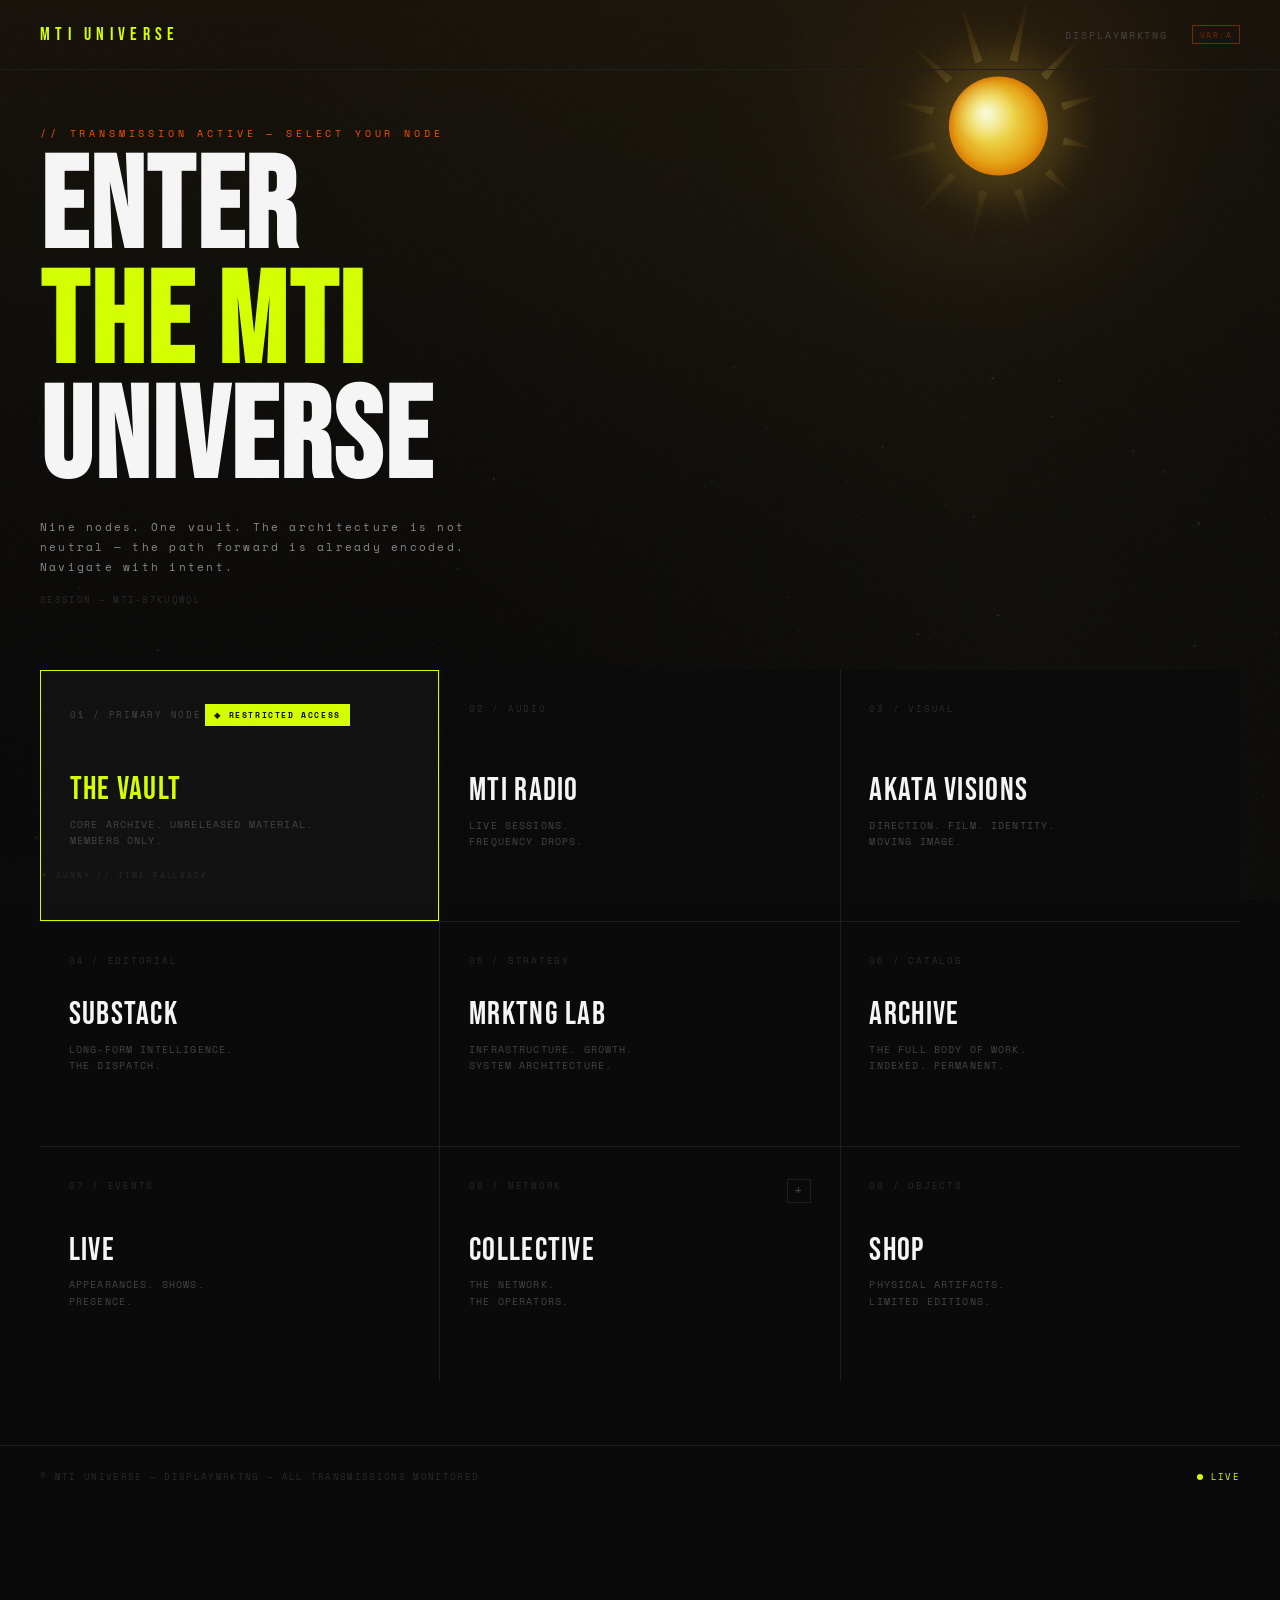
<file: index.html>
<!DOCTYPE html>
<html lang="en" prefix="og: https://ogp.me/ns#">
<head>
<meta charset="UTF-8">
<meta name="viewport" content="width=device-width, initial-scale=1.0">
<title>ENTER THE MTI UNIVERSE | displayMRKTNG</title>
<meta name="description" content="Nine nodes. One vault. Enter the MTI Universe — a living creative ecosystem. The Vault is waiting.">
<link rel="canonical" href="https://ageold.shop">

<!-- ─── OPEN GRAPH (Facebook, WhatsApp, iMessage, Discord, LinkedIn) ── -->
<meta property="og:type"        content="website">
<meta property="og:url"         content="https://ageold.shop">
<meta property="og:site_name"   content="MTI Universe">
<meta property="og:title"       content="ENTER THE MTI UNIVERSE">
<meta property="og:description" content="Nine nodes. One vault. A living creative ecosystem — music, vision, strategy, and the archive. The Vault is waiting.">
<meta property="og:image"       content="https://ageold.shop/og-image.svg">
<meta property="og:image:type"  content="image/svg+xml">
<meta property="og:image:width" content="1200">
<meta property="og:image:height" content="630">
<meta property="og:image:alt"   content="MTI Universe — stars over a dark grid. Enter the ecosystem.">
<meta property="og:locale"      content="en_US">

<!-- ─── TWITTER / X CARD ──────────────────────────────────────────── -->
<meta name="twitter:card"        content="summary_large_image">
<meta name="twitter:site"        content="@BE100RADIOSC">
<meta name="twitter:creator"     content="@BE100RADIOSC">
<meta name="twitter:title"       content="ENTER THE MTI UNIVERSE">
<meta name="twitter:description" content="Nine nodes. One vault. A living creative ecosystem. The Vault is waiting.">
<meta name="twitter:image"       content="https://ageold.shop/og-image.svg">
<meta name="twitter:image:alt"   content="MTI Universe — stars over a dark grid.">

<!-- ─── ADDITIONAL PLATFORM META ──────────────────────────────────── -->
<meta name="theme-color"         content="#000000">
<meta name="msapplication-TileColor" content="#000000">
<meta name="robots"              content="index, follow">
<meta name="author"              content="displayMRKTNG">
<meta name="keywords"            content="MTI Universe, displayMRKTNG, The Vault, MTI Radio, Akata Visions, music, creative ecosystem">

<!-- ─── FAVICON + PWA ICONS ────────────────────────────────────────── -->
<link rel="icon" type="image/png" sizes="32x32" href="icon-32.png">
<link rel="icon" type="image/png" sizes="192x192" href="icon-192.png">
<link rel="apple-touch-icon" sizes="180x180" href="icon-180.png">
<meta name="apple-mobile-web-app-capable" content="yes">
<meta name="apple-mobile-web-app-status-bar-style" content="black-translucent">
<meta name="apple-mobile-web-app-title" content="MTI Universe">
<meta name="application-name" content="MTI Universe">
<meta name="msapplication-TileImage" content="icon-192.png">
<link rel="manifest" href="manifest.json">

<!-- Google Fonts -->
<link rel="preconnect" href="https://fonts.googleapis.com">
<link href="https://fonts.googleapis.com/css2?family=Bebas+Neue&family=Space+Mono:wght@400;700&family=Syne:wght@400;700;800&display=swap" rel="stylesheet">

<style>
  /* ─── TOKENS ──────────────────────────────── */
  :root {
    --void:    #000000;
    --ash:     #0a0a0a;
    --smoke:   #111111;
    --wire:    #1e1e1e;
    --dim:     #2a2a2a;
    --mist:    #444444;
    --ghost:   #888888;
    --chalk:   #cccccc;
    --white:   #f5f5f5;
    --volt:    #d4ff00;   /* primary accent — The Vault */
    --ember:   #ff4d00;   /* secondary accent */
    --ice:     #00d4ff;   /* tertiary */
    --font-display: 'Bebas Neue', sans-serif;
    --font-mono:    'Space Mono', monospace;
    --font-body:    'Syne', sans-serif;
  }

  *, *::before, *::after { box-sizing: border-box; margin: 0; padding: 0; }

  html { scroll-behavior: smooth; }

  body {
    background: var(--void);
    color: var(--white);
    font-family: var(--font-body);
    min-height: 100vh;
    overflow-x: hidden;
    cursor: crosshair;
  }

  /* ─── NOISE OVERLAY ───────────────────────── */
  body::before {
    content: '';
    position: fixed; inset: 0;
    background-image: url("data:image/svg+xml,%3Csvg viewBox='0 0 256 256' xmlns='http://www.w3.org/2000/svg'%3E%3Cfilter id='n'%3E%3CfeTurbulence type='fractalNoise' baseFrequency='0.9' numOctaves='4' stitchTiles='stitch'/%3E%3C/filter%3E%3Crect width='100%25' height='100%25' filter='url(%23n)' opacity='0.04'/%3E%3C/svg%3E");
    pointer-events: none;
    z-index: 9999;
    opacity: 0.4;
  }

  /* ─── HEADER ──────────────────────────────── */
  header {
    display: flex;
    align-items: center;
    justify-content: space-between;
    padding: 1.5rem 2.5rem;
    border-bottom: 1px solid var(--wire);
    position: relative;
    z-index: 10;
  }

  .wordmark {
    font-family: var(--font-display);
    font-size: 1.1rem;
    letter-spacing: 0.3em;
    color: var(--volt);
    text-decoration: none;
    cursor: crosshair;
  }

  .header-tag {
    font-family: var(--font-mono);
    font-size: 0.6rem;
    letter-spacing: 0.2em;
    color: var(--mist);
    text-transform: uppercase;
  }

  /* ─── HERO ────────────────────────────────── */
  .hero {
    padding: 3.5rem 2.5rem 2rem;
    position: relative;
    overflow: hidden;
  }

  .hero-kicker {
    font-family: var(--font-mono);
    font-size: 0.6rem;
    letter-spacing: 0.4em;
    color: var(--ember);
    text-transform: uppercase;
    margin-bottom: 0.75rem;
    animation: fadeUp 0.6s ease both;
  }

  .hero-title {
    font-family: var(--font-display);
    font-size: clamp(3.5rem, 10vw, 8rem);
    line-height: 0.9;
    letter-spacing: 0.02em;
    color: var(--white);
    text-transform: uppercase;
    animation: fadeUp 0.6s 0.1s ease both;
  }

  .hero-title span {
    color: var(--volt);
    display: block;
  }

  .hero-sub {
    font-family: var(--font-mono);
    font-size: 0.7rem;
    letter-spacing: 0.2em;
    color: var(--ghost);
    margin-top: 1.2rem;
    max-width: 480px;
    line-height: 1.8;
    animation: fadeUp 0.6s 0.2s ease both;
  }

  /* ─── SESSION ID TICKER ───────────────────── */
  .session-ticker {
    font-family: var(--font-mono);
    font-size: 0.55rem;
    color: var(--dim);
    letter-spacing: 0.15em;
    margin-top: 1rem;
    animation: fadeUp 0.6s 0.3s ease both;
  }

  /* ─── GRID ────────────────────────────────── */
  .grid-section {
    padding: 2rem 2.5rem 4rem;
  }

  /* VARIANT A — default */
  .grid-a {
    display: grid;
    grid-template-columns: repeat(3, 1fr);
    grid-template-rows: auto;
    gap: 1px;
    background: var(--wire);
  }

  /* VARIANT B — vault-forward funnel */
  .grid-b {
    display: grid;
    grid-template-columns: 2fr 1fr 1fr;
    grid-template-rows: auto auto;
    gap: 1px;
    background: var(--wire);
  }

  /* ─── CARD ────────────────────────────────── */
  .card {
    background: var(--ash);
    padding: 2rem 1.8rem;
    cursor: crosshair;
    position: relative;
    overflow: hidden;
    transition: background 0.2s ease;
    text-decoration: none;
    display: flex;
    flex-direction: column;
    justify-content: space-between;
    min-height: 200px;
    animation: fadeIn 0.5s ease both;
  }

  .card:nth-child(1) { animation-delay: 0.05s; }
  .card:nth-child(2) { animation-delay: 0.10s; }
  .card:nth-child(3) { animation-delay: 0.15s; }
  .card:nth-child(4) { animation-delay: 0.20s; }
  .card:nth-child(5) { animation-delay: 0.25s; }
  .card:nth-child(6) { animation-delay: 0.30s; }
  .card:nth-child(7) { animation-delay: 0.35s; }
  .card:nth-child(8) { animation-delay: 0.40s; }
  .card:nth-child(9) { animation-delay: 0.45s; }

  .card::after {
    content: '';
    position: absolute;
    bottom: 0; left: 0; right: 0;
    height: 1px;
    background: transparent;
    transition: background 0.2s ease;
  }

  .card:hover {
    background: var(--smoke);
  }

  .card:hover::after {
    background: var(--volt);
  }

  /* THE VAULT — hero card */
  .card.vault {
    background: var(--smoke);
    border: 1px solid var(--volt);
  }

  .card.vault:hover {
    background: #0f0f00;
  }

  .card.vault .card-label {
    color: var(--volt);
  }

  /* Variant B: vault spans full height of col 1 */
  .grid-b .card.vault {
    grid-row: 1 / 3;
    min-height: 420px;
    justify-content: flex-end;
  }

  .card-index {
    font-family: var(--font-mono);
    font-size: 0.55rem;
    color: var(--dim);
    letter-spacing: 0.2em;
    margin-bottom: auto;
  }

  .card.vault .card-index {
    color: var(--mist);
  }

  .card-label {
    font-family: var(--font-display);
    font-size: clamp(1.4rem, 2.5vw, 2.2rem);
    line-height: 1;
    letter-spacing: 0.04em;
    color: var(--white);
    text-transform: uppercase;
    margin-top: 2rem;
    transition: color 0.2s;
  }

  .card:hover .card-label {
    color: var(--volt);
  }

  .card.vault:hover .card-label {
    color: var(--volt);
  }

  .card-desc {
    font-family: var(--font-mono);
    font-size: 0.6rem;
    color: var(--mist);
    letter-spacing: 0.12em;
    line-height: 1.7;
    margin-top: 0.6rem;
    text-transform: uppercase;
  }

  .card-arrow {
    font-size: 0.9rem;
    margin-top: 1.2rem;
    opacity: 0;
    transform: translateX(-6px);
    transition: opacity 0.2s ease, transform 0.2s ease;
    color: var(--volt);
    font-family: var(--font-mono);
  }

  .card:hover .card-arrow {
    opacity: 1;
    transform: translateX(0);
  }

  /* Vault CTA badge */
  .vault-badge {
    display: inline-block;
    background: var(--volt);
    color: var(--void);
    font-family: var(--font-mono);
    font-size: 0.5rem;
    letter-spacing: 0.2em;
    padding: 0.3rem 0.6rem;
    text-transform: uppercase;
    margin-bottom: 1rem;
    font-weight: 700;
  }

  /* Click pulse */
  .card.clicked::before {
    content: '';
    position: absolute; inset: 0;
    background: var(--volt);
    opacity: 0.04;
    animation: pulse 0.4s ease;
    pointer-events: none;
  }

  /* ─── FOOTER ──────────────────────────────── */
  footer {
    border-top: 1px solid var(--wire);
    padding: 1.5rem 2.5rem;
    display: flex;
    justify-content: space-between;
    align-items: center;
  }

  .footer-copy {
    font-family: var(--font-mono);
    font-size: 0.55rem;
    color: var(--dim);
    letter-spacing: 0.15em;
  }

  .footer-status {
    font-family: var(--font-mono);
    font-size: 0.55rem;
    color: var(--volt);
    letter-spacing: 0.15em;
    display: flex;
    align-items: center;
    gap: 0.5rem;
  }

  .status-dot {
    width: 6px; height: 6px;
    background: var(--volt);
    border-radius: 50%;
    animation: blink 2s infinite;
  }

  /* ─── LEAD CAPTURE MODAL ──────────────────── */
  .modal-overlay {
    position: fixed; inset: 0;
    background: rgba(0,0,0,0.88);
    z-index: 1000;
    display: flex;
    align-items: center;
    justify-content: center;
    opacity: 0;
    pointer-events: none;
    transition: opacity 0.35s ease;
    backdrop-filter: blur(4px);
  }

  .modal-overlay.active {
    opacity: 1;
    pointer-events: all;
  }

  .modal {
    background: var(--ash);
    border: 1px solid var(--wire);
    border-top: 2px solid var(--volt);
    width: min(520px, 92vw);
    padding: 3rem 2.5rem 2.5rem;
    position: relative;
    transform: translateY(20px);
    transition: transform 0.35s ease;
  }

  .modal-overlay.active .modal {
    transform: translateY(0);
  }

  .modal-close {
    position: absolute;
    top: 1rem; right: 1.2rem;
    background: none;
    border: none;
    color: var(--mist);
    font-family: var(--font-mono);
    font-size: 0.7rem;
    cursor: crosshair;
    letter-spacing: 0.2em;
    transition: color 0.2s;
    padding: 0.25rem 0.5rem;
  }

  .modal-close:hover { color: var(--white); }

  .modal-eyebrow {
    font-family: var(--font-mono);
    font-size: 0.55rem;
    letter-spacing: 0.35em;
    color: var(--volt);
    text-transform: uppercase;
    margin-bottom: 1rem;
  }

  .modal-title {
    font-family: var(--font-display);
    font-size: clamp(2rem, 6vw, 3.2rem);
    line-height: 0.95;
    letter-spacing: 0.03em;
    text-transform: uppercase;
    color: var(--white);
    margin-bottom: 0.8rem;
  }

  .modal-title span { color: var(--volt); }

  .modal-body {
    font-family: var(--font-mono);
    font-size: 0.65rem;
    color: var(--ghost);
    line-height: 1.9;
    letter-spacing: 0.08em;
    margin-bottom: 2rem;
    max-width: 380px;
  }

  .modal-form {
    display: flex;
    flex-direction: column;
    gap: 0.75rem;
  }

  .modal-input {
    background: var(--void);
    border: 1px solid var(--wire);
    color: var(--white);
    font-family: var(--font-mono);
    font-size: 0.7rem;
    letter-spacing: 0.12em;
    padding: 0.9rem 1rem;
    outline: none;
    width: 100%;
    transition: border-color 0.2s;
  }

  .modal-input::placeholder { color: var(--dim); }

  .modal-input:focus {
    border-color: var(--volt);
  }

  .modal-submit {
    background: var(--volt);
    color: var(--void);
    border: none;
    font-family: var(--font-display);
    font-size: 1.1rem;
    letter-spacing: 0.15em;
    padding: 0.9rem 1.5rem;
    cursor: crosshair;
    text-transform: uppercase;
    transition: background 0.2s, transform 0.1s;
    margin-top: 0.25rem;
  }

  .modal-submit:hover { background: #e8ff33; }
  .modal-submit:active { transform: scale(0.98); }

  .modal-disclaimer {
    font-family: var(--font-mono);
    font-size: 0.5rem;
    color: var(--dim);
    letter-spacing: 0.1em;
    text-align: center;
    margin-top: 1rem;
    line-height: 1.8;
  }

  /* Success state */
  .modal-success {
    display: none;
    text-align: center;
    padding: 1rem 0;
  }

  .modal-success.show { display: block; }
  .modal-form.hide { display: none; }

  .success-code {
    font-family: var(--font-display);
    font-size: 3rem;
    color: var(--volt);
    letter-spacing: 0.2em;
    margin: 1rem 0;
  }

  .success-label {
    font-family: var(--font-mono);
    font-size: 0.6rem;
    color: var(--ghost);
    letter-spacing: 0.2em;
    line-height: 2;
  }

  /* ─── A/B BADGE ───────────────────────────── */
  .variant-badge {
    font-family: var(--font-mono);
    font-size: 0.5rem;
    color: var(--ember);
    letter-spacing: 0.2em;
    border: 1px solid var(--ember);
    padding: 0.15rem 0.4rem;
    opacity: 0.4;
  }

  /* ─── ANIMATIONS ──────────────────────────── */
  @keyframes fadeUp {
    from { opacity: 0; transform: translateY(12px); }
    to   { opacity: 1; transform: translateY(0); }
  }

  @keyframes fadeIn {
    from { opacity: 0; }
    to   { opacity: 1; }
  }

  @keyframes pulse {
    from { opacity: 0.08; }
    to   { opacity: 0; }
  }

  @keyframes blink {
    0%, 100% { opacity: 1; }
    50%       { opacity: 0.2; }
  }

  /* ─── RESPONSIVE ──────────────────────────── */
  @media (max-width: 768px) {
    header { padding: 1rem 1.2rem; }
    .hero  { padding: 2.5rem 1.2rem 1.5rem; }
    .grid-section { padding: 1.5rem 1.2rem 3rem; }

    .grid-a,
    .grid-b {
      grid-template-columns: 1fr 1fr;
      grid-template-rows: auto;
    }

    .grid-b .card.vault {
      grid-column: 1 / 3;
      grid-row: auto;
      min-height: 240px;
    }

    footer { padding: 1rem 1.2rem; }
  }

  @media (max-width: 480px) {
    .grid-a,
    .grid-b {
      grid-template-columns: 1fr;
    }

    .grid-b .card.vault {
      grid-column: 1;
    }

    .modal { padding: 2.5rem 1.5rem 2rem; }
  }

  /* ─── GEMINI NAVIGATOR ────────────────────── */
  .nav-overlay {
    position: fixed; inset: 0;
    background: rgba(0,0,0,0.92);
    z-index: 1100;
    display: flex;
    align-items: center;
    justify-content: center;
    opacity: 0;
    pointer-events: none;
    transition: opacity 0.35s ease;
    backdrop-filter: blur(6px);
  }

  .nav-overlay.active {
    opacity: 1;
    pointer-events: all;
  }

  .nav-panel {
    width: min(580px, 94vw);
    background: var(--ash);
    border: 1px solid var(--wire);
    border-top: 2px solid var(--ice);
    position: relative;
    display: flex;
    flex-direction: column;
    max-height: 80vh;
    transform: translateY(16px);
    transition: transform 0.35s ease;
  }

  .nav-overlay.active .nav-panel {
    transform: translateY(0);
  }

  .nav-header {
    padding: 1.5rem 2rem 1.2rem;
    border-bottom: 1px solid var(--wire);
    display: flex;
    align-items: flex-start;
    justify-content: space-between;
    gap: 1rem;
    flex-shrink: 0;
  }

  .nav-header-text {}

  .nav-eyebrow {
    font-family: var(--font-mono);
    font-size: 0.5rem;
    letter-spacing: 0.35em;
    color: var(--ice);
    text-transform: uppercase;
    margin-bottom: 0.4rem;
  }

  .nav-title {
    font-family: var(--font-display);
    font-size: 1.6rem;
    letter-spacing: 0.06em;
    color: var(--white);
    line-height: 1;
    text-transform: uppercase;
  }

  .nav-close {
    background: none;
    border: none;
    color: var(--mist);
    font-family: var(--font-mono);
    font-size: 0.65rem;
    cursor: crosshair;
    letter-spacing: 0.2em;
    padding: 0.2rem 0.4rem;
    flex-shrink: 0;
    transition: color 0.2s;
  }

  .nav-close:hover { color: var(--white); }

  .nav-messages {
    flex: 1;
    overflow-y: auto;
    padding: 1.5rem 2rem;
    display: flex;
    flex-direction: column;
    gap: 1.2rem;
    scroll-behavior: smooth;
  }

  .nav-messages::-webkit-scrollbar { width: 2px; }
  .nav-messages::-webkit-scrollbar-track { background: transparent; }
  .nav-messages::-webkit-scrollbar-thumb { background: var(--wire); }

  .msg {
    display: flex;
    flex-direction: column;
    gap: 0.3rem;
    animation: fadeUp 0.3s ease both;
  }

  .msg-label {
    font-family: var(--font-mono);
    font-size: 0.48rem;
    letter-spacing: 0.25em;
    text-transform: uppercase;
  }

  .msg.system .msg-label { color: var(--ice); }
  .msg.user   .msg-label { color: var(--volt); align-self: flex-end; }

  .msg-bubble {
    font-family: var(--font-mono);
    font-size: 0.68rem;
    line-height: 1.85;
    letter-spacing: 0.06em;
    padding: 0.85rem 1rem;
    max-width: 88%;
  }

  .msg.system .msg-bubble {
    background: var(--smoke);
    border-left: 2px solid var(--ice);
    color: var(--chalk);
  }

  .msg.user .msg-bubble {
    background: #0f0f02;
    border-right: 2px solid var(--volt);
    color: var(--white);
    align-self: flex-end;
    text-align: right;
  }

  /* Node recommendation chip */
  .node-chip {
    display: inline-flex;
    align-items: center;
    gap: 0.4rem;
    background: var(--void);
    border: 1px solid var(--volt);
    color: var(--volt);
    font-family: var(--font-display);
    font-size: 0.85rem;
    letter-spacing: 0.12em;
    padding: 0.4rem 0.8rem;
    cursor: crosshair;
    margin-top: 0.6rem;
    transition: background 0.2s, color 0.2s;
    text-decoration: none;
  }

  .node-chip:hover {
    background: var(--volt);
    color: var(--void);
  }

  /* Typing indicator */
  .typing-indicator {
    display: flex;
    align-items: center;
    gap: 4px;
    padding: 0.7rem 1rem;
    background: var(--smoke);
    border-left: 2px solid var(--ice);
    width: fit-content;
  }

  .typing-dot {
    width: 4px; height: 4px;
    background: var(--ice);
    border-radius: 50%;
    animation: typingBounce 1.2s infinite ease-in-out;
  }

  .typing-dot:nth-child(2) { animation-delay: 0.2s; }
  .typing-dot:nth-child(3) { animation-delay: 0.4s; }

  @keyframes typingBounce {
    0%, 60%, 100% { transform: translateY(0); opacity: 0.4; }
    30%            { transform: translateY(-5px); opacity: 1; }
  }

  .nav-input-row {
    padding: 1rem 2rem 1.5rem;
    border-top: 1px solid var(--wire);
    display: flex;
    gap: 0.6rem;
    flex-shrink: 0;
  }

  .nav-input {
    flex: 1;
    background: var(--void);
    border: 1px solid var(--wire);
    color: var(--white);
    font-family: var(--font-mono);
    font-size: 0.68rem;
    letter-spacing: 0.1em;
    padding: 0.7rem 0.9rem;
    outline: none;
    transition: border-color 0.2s;
  }

  .nav-input::placeholder { color: var(--dim); }
  .nav-input:focus { border-color: var(--ice); }

  .nav-send {
    background: var(--ice);
    color: var(--void);
    border: none;
    font-family: var(--font-display);
    font-size: 0.9rem;
    letter-spacing: 0.15em;
    padding: 0.7rem 1.2rem;
    cursor: crosshair;
    flex-shrink: 0;
    transition: background 0.2s, opacity 0.2s;
  }

  .nav-send:hover { background: #33ddff; }
  .nav-send:disabled { opacity: 0.35; cursor: not-allowed; }

  /* ─── WEATHER CANVAS ──────────────────────── */
  #weatherCanvas {
    position: fixed;
    inset: 0;
    width: 100%;
    height: 100%;
    pointer-events: none;
    z-index: 0;
    opacity: 0;
    transition: opacity 2s ease;
  }

  #weatherCanvas.visible { opacity: 1; }

  /* Weather state label — subtle, bottom left */
  #weatherLabel {
    position: fixed;
    bottom: 1.2rem;
    left: 2.5rem;
    font-family: var(--font-mono);
    font-size: 0.48rem;
    letter-spacing: 0.25em;
    color: var(--dim);
    text-transform: uppercase;
    z-index: 10;
    pointer-events: none;
    transition: opacity 1s ease;
  }

  /* Ensure all content sits above canvas */
  header, section, footer,
  .modal-overlay, .nav-overlay { position: relative; z-index: 1; }
  /* ─── COLLECTIVE EXPAND ───────────────────── */
  .collective-card {
    background: var(--ash);
    padding: 2rem 1.8rem;
    cursor: crosshair;
    position: relative;
    overflow: hidden;
    display: flex;
    flex-direction: column;
    min-height: 200px;
    transition: background 0.2s ease, min-height 0.5s cubic-bezier(0.16,1,0.3,1);
    animation: fadeIn 0.5s 0.40s ease both;
  }

  .collective-card:hover { background: var(--smoke); }

  .collective-card::after {
    content: '';
    position: absolute;
    bottom: 0; left: 0; right: 0;
    height: 1px;
    background: transparent;
    transition: background 0.2s ease;
  }

  .collective-card.expanded::after { background: var(--volt); }

  .collective-header {
    display: flex;
    align-items: center;
    justify-content: space-between;
    margin-bottom: auto;
  }

  .collective-toggle {
    width: 24px; height: 24px;
    border: 1px solid var(--wire);
    display: flex;
    align-items: center;
    justify-content: center;
    cursor: crosshair;
    transition: border-color 0.2s, background 0.2s;
    flex-shrink: 0;
  }

  .collective-card.expanded .collective-toggle {
    border-color: var(--volt);
    background: var(--volt);
  }

  .toggle-icon {
    font-family: var(--font-mono);
    font-size: 0.85rem;
    color: var(--mist);
    line-height: 1;
    transition: color 0.2s, transform 0.3s ease;
    display: block;
  }

  .collective-card.expanded .toggle-icon {
    color: var(--void);
    transform: rotate(45deg);
  }

  .collective-summary {
    transition: opacity 0.2s ease;
  }

  .collective-card.expanded .collective-summary .card-arrow {
    opacity: 0;
  }

  .collective-card:hover .card-label { color: var(--volt); }

  /* Brand sub-grid */
  .collective-brands {
    max-height: 0;
    overflow: hidden;
    transition: max-height 0.55s cubic-bezier(0.16,1,0.3,1),
                opacity 0.3s ease;
    opacity: 0;
  }

  .collective-card.expanded .collective-brands {
    max-height: 600px;
    opacity: 1;
  }

  .brands-rule {
    height: 1px;
    background: var(--wire);
    margin: 1.4rem 0 1rem;
  }

  .brands-label {
    font-family: var(--font-mono);
    font-size: 0.5rem;
    letter-spacing: 0.3em;
    color: var(--mist);
    text-transform: uppercase;
    margin-bottom: 0.9rem;
  }

  .brands-grid {
    display: grid;
    grid-template-columns: 1fr 1fr;
    gap: 1px;
    background: var(--wire);
    margin-bottom: 0.5rem;
  }

  .brand-tile {
    background: var(--void);
    padding: 0.9rem 0.85rem;
    text-decoration: none;
    display: flex;
    flex-direction: column;
    gap: 0.25rem;
    position: relative;
    transition: background 0.18s ease;
    cursor: crosshair;
  }

  .brand-tile:hover { background: #0a0a00; }

  .brand-tile:hover .brand-name { color: var(--volt); }

  .brand-platform {
    font-family: var(--font-mono);
    font-size: 0.45rem;
    letter-spacing: 0.25em;
    color: var(--volt);
    opacity: 0.7;
    margin-bottom: 0.1rem;
  }

  /* Platform colour coding */
  .brand-tile[data-brand="COC_PODCAST"]    .brand-platform { color: #ff0000; opacity: 0.8; } /* YT red */
  .brand-tile[data-brand="TSE"]            .brand-platform { color: #ff0000; opacity: 0.8; }
  .brand-tile[data-brand="TRAK_TEAM"]      .brand-platform { color: #1877f2; opacity: 0.8; } /* FB blue */
  .brand-tile[data-brand="MARLANDA_DEKINE"].brand-platform { color: #ff6719; opacity: 0.8; } /* Substack orange */
  .brand-tile[data-brand="STATE_OF_MYND"]  .brand-platform { color: #c13584; opacity: 0.8; } /* IG purple */

  .brand-name {
    font-family: var(--font-display);
    font-size: 0.95rem;
    letter-spacing: 0.06em;
    color: var(--white);
    text-transform: uppercase;
    line-height: 1.1;
    transition: color 0.18s;
  }

  .brand-desc {
    font-family: var(--font-mono);
    font-size: 0.48rem;
    letter-spacing: 0.1em;
    color: var(--dim);
    line-height: 1.6;
    text-transform: uppercase;
  }

  .brand-arrow {
    font-family: var(--font-mono);
    font-size: 0.7rem;
    color: var(--volt);
    opacity: 0;
    margin-top: 0.3rem;
    transition: opacity 0.18s ease;
  }

  .brand-tile:hover .brand-arrow { opacity: 1; }

  /* 5th tile spans full width */
  .brands-grid .brand-tile:last-child:nth-child(odd) {
    grid-column: 1 / -1;
  }

  @media (max-width: 480px) {
    .brands-grid { grid-template-columns: 1fr; }
    .brands-grid .brand-tile:last-child:nth-child(odd) { grid-column: 1; }
  }

  /* ─── SUBSTACK NEW POST ALERT ─────────────── */
  .substack-alert {
    position: fixed;
    bottom: 1.8rem;
    right: 1.8rem;
    width: min(340px, 92vw);
    background: var(--ash);
    border: 1px solid var(--wire);
    border-left: 3px solid var(--ember);
    z-index: 800;
    transform: translateX(calc(100% + 2rem));
    transition: transform 0.45s cubic-bezier(0.16, 1, 0.3, 1);
    pointer-events: none;
    opacity: 0;
  }

  .substack-alert.show {
    transform: translateX(0);
    pointer-events: all;
    opacity: 1;
  }

  .substack-alert-inner {
    padding: 1.1rem 1.2rem 1rem;
    display: flex;
    flex-direction: column;
    gap: 0.5rem;
  }

  .substack-alert-top {
    display: flex;
    align-items: center;
    justify-content: space-between;
  }

  .substack-alert-eyebrow {
    font-family: var(--font-mono);
    font-size: 0.48rem;
    letter-spacing: 0.3em;
    color: var(--ember);
    text-transform: uppercase;
  }

  .substack-alert-close {
    background: none;
    border: none;
    color: var(--dim);
    font-family: var(--font-mono);
    font-size: 0.55rem;
    cursor: crosshair;
    padding: 0;
    line-height: 1;
    transition: color 0.2s;
  }

  .substack-alert-close:hover { color: var(--white); }

  .substack-alert-title {
    font-family: var(--font-display);
    font-size: 1.15rem;
    letter-spacing: 0.04em;
    color: var(--white);
    text-transform: uppercase;
    line-height: 1.15;
  }

  .substack-alert-meta {
    font-family: var(--font-mono);
    font-size: 0.55rem;
    color: var(--ghost);
    letter-spacing: 0.12em;
  }

  .substack-alert-cta {
    display: inline-block;
    margin-top: 0.4rem;
    background: var(--ember);
    color: var(--void);
    font-family: var(--font-display);
    font-size: 0.8rem;
    letter-spacing: 0.15em;
    padding: 0.4rem 0.9rem;
    text-decoration: none;
    cursor: crosshair;
    transition: background 0.2s;
    align-self: flex-start;
  }

  .substack-alert-cta:hover { background: #ff6622; }

  /* Live pulse dot */
  .substack-alert-dot {
    display: inline-block;
    width: 5px; height: 5px;
    background: var(--ember);
    border-radius: 50%;
    margin-right: 0.4rem;
    animation: blink 1.5s infinite;
    vertical-align: middle;
  }
</style>
</head>
<body>

<!-- ─── WEATHER CANVAS ──────────────────────────────── -->
<canvas id="weatherCanvas"></canvas>
<div id="weatherLabel"></div>

<!-- ─── HEADER ─────────────────────────────────────── -->
<header>
  <a href="/" class="wordmark">MTI UNIVERSE</a>
  <div style="display:flex; align-items:center; gap:1.5rem;">
    <span class="header-tag">displayMRKTNG</span>
    <span class="variant-badge" id="variantBadge"></span>
  </div>
</header>

<!-- ─── HERO ───────────────────────────────────────── -->
<section class="hero">
  <p class="hero-kicker">// TRANSMISSION ACTIVE — SELECT YOUR NODE</p>
  <h1 class="hero-title">ENTER<span>THE MTI</span>UNIVERSE</h1>
  <p class="hero-sub">Nine nodes. One vault. The architecture is not neutral — the path forward is already encoded. Navigate with intent.</p>
  <p class="session-ticker" id="sessionTicker">SESSION — —</p>
</section>

<!-- ─── GRID ───────────────────────────────────────── -->
<section class="grid-section">
  <div class="grid-a" id="mainGrid">

    <!-- CARD 01 — THE VAULT (hero, always first) -->
    <a href="https://mtiradio.substack.com/s/the-vault" class="card vault" data-node="THE_VAULT" data-url="https://mtiradio.substack.com/s/the-vault" target="_blank" rel="noopener noreferrer">
      <div>
        <span class="card-index">01 / PRIMARY NODE</span>
        <div class="vault-badge">◈ RESTRICTED ACCESS</div>
      </div>
      <div>
        <div class="card-label">THE VAULT</div>
        <div class="card-desc">Core archive. Unreleased material.<br>Members only.</div>
        <div class="card-arrow">→ ENTER</div>
      </div>
    </a>

    <!-- CARD 02 -->
    <a href="#" class="card" data-node="MTI_RADIO" data-url="#">
      <span class="card-index">02 / AUDIO</span>
      <div>
        <div class="card-label">MTI RADIO</div>
        <div class="card-desc">Live sessions.<br>Frequency drops.</div>
        <div class="card-arrow">→ TUNE IN</div>
      </div>
    </a>

    <!-- CARD 03 -->
    <a href="#" class="card" data-node="AKATA_VISIONS" data-url="#">
      <span class="card-index">03 / VISUAL</span>
      <div>
        <div class="card-label">AKATA VISIONS</div>
        <div class="card-desc">Direction. Film. Identity.<br>Moving image.</div>
        <div class="card-arrow">→ VIEW</div>
      </div>
    </a>

    <!-- CARD 04 -->
    <a href="#" class="card" data-node="SUBSTACK" data-url="#">
      <span class="card-index">04 / EDITORIAL</span>
      <div>
        <div class="card-label">SUBSTACK</div>
        <div class="card-desc">Long-form intelligence.<br>The dispatch.</div>
        <div class="card-arrow">→ READ</div>
      </div>
    </a>

    <!-- CARD 05 -->
    <a href="#" class="card" data-node="MRKTNG_LAB" data-url="#">
      <span class="card-index">05 / STRATEGY</span>
      <div>
        <div class="card-label">MRKTNG LAB</div>
        <div class="card-desc">Infrastructure. Growth.<br>System architecture.</div>
        <div class="card-arrow">→ BUILD</div>
      </div>
    </a>

    <!-- CARD 06 -->
    <a href="#" class="card" data-node="ARCHIVE" data-url="#">
      <span class="card-index">06 / CATALOG</span>
      <div>
        <div class="card-label">ARCHIVE</div>
        <div class="card-desc">The full body of work.<br>Indexed. Permanent.</div>
        <div class="card-arrow">→ EXPLORE</div>
      </div>
    </a>

    <!-- CARD 07 -->
    <a href="#" class="card" data-node="LIVE" data-url="#">
      <span class="card-index">07 / EVENTS</span>
      <div>
        <div class="card-label">LIVE</div>
        <div class="card-desc">Appearances. Shows.<br>Presence.</div>
        <div class="card-arrow">→ UPCOMING</div>
      </div>
    </a>

    <!-- CARD 08 — COLLECTIVE (expandable) -->
    <div class="card collective-card" data-node="COLLECTIVE" id="collectiveCard">
      <div class="collective-header">
        <span class="card-index">08 / NETWORK</span>
        <div class="collective-toggle" id="collectiveToggle" aria-label="Expand collective">
          <span class="toggle-icon">+</span>
        </div>
      </div>
      <div class="collective-summary">
        <div class="card-label">COLLECTIVE</div>
        <div class="card-desc">The network.<br>The operators.</div>
        <div class="card-arrow">→ EXPAND</div>
      </div>

      <!-- Brand sub-grid — hidden until expanded -->
      <div class="collective-brands" id="collectiveBrands">
        <div class="brands-rule"></div>
        <p class="brands-label">// NETWORK BRANDS</p>
        <div class="brands-grid">

          <a href="https://www.youtube.com/@COCPodcast614"
             class="brand-tile" data-brand="COC_PODCAST"
             target="_blank" rel="noopener noreferrer">
            <div class="brand-platform">YT</div>
            <div class="brand-name">COC PODCAST</div>
            <div class="brand-desc">Culture. Opinion. Conversation.</div>
            <div class="brand-arrow">↗</div>
          </a>

          <a href="https://www.youtube.com/@tsetopshelfentertainment2648"
             class="brand-tile" data-brand="TSE"
             target="_blank" rel="noopener noreferrer">
            <div class="brand-platform">YT</div>
            <div class="brand-name">TSE</div>
            <div class="brand-desc">Top Shelf Entertainment.</div>
            <div class="brand-arrow">↗</div>
          </a>

          <a href="https://www.facebook.com/profile.php?id=61576360502116"
             class="brand-tile" data-brand="TRAK_TEAM"
             target="_blank" rel="noopener noreferrer">
            <div class="brand-platform">FB</div>
            <div class="brand-name">TRAK TEAM DJs</div>
            <div class="brand-desc">The selectors. The sound.</div>
            <div class="brand-arrow">↗</div>
          </a>

          <a href="https://substack.com/@dekinesoul?utm_source=global-search"
             class="brand-tile" data-brand="MARLANDA_DEKINE"
             target="_blank" rel="noopener noreferrer">
            <div class="brand-platform">SS</div>
            <div class="brand-name">MARLANDA DEKINE</div>
            <div class="brand-desc">Words. Soul. Dispatch.</div>
            <div class="brand-arrow">↗</div>
          </a>

          <a href="https://www.instagram.com/tqstateofmynd/"
             class="brand-tile" data-brand="STATE_OF_MYND"
             target="_blank" rel="noopener noreferrer">
            <div class="brand-platform">IG</div>
            <div class="brand-name">STATE OF MYND</div>
            <div class="brand-desc">Frequency. Vision. Identity.</div>
            <div class="brand-arrow">↗</div>
          </a>

        </div>
      </div>
    </div>

    <!-- CARD 09 -->
    <a href="#" class="card" data-node="SHOP" data-url="#">
      <span class="card-index">09 / OBJECTS</span>
      <div>
        <div class="card-label">SHOP</div>
        <div class="card-desc">Physical artifacts.<br>Limited editions.</div>
        <div class="card-arrow">→ ACQUIRE</div>
      </div>
    </a>

  </div><!-- /#mainGrid -->
</section>

<!-- ─── FOOTER ─────────────────────────────────────── -->
<footer>
  <span class="footer-copy">© MTI UNIVERSE — DISPLAYMRKTNG — ALL TRANSMISSIONS MONITORED</span>
  <span class="footer-status">
    <span class="status-dot"></span>
    LIVE
  </span>
</footer>

<!-- ─── LEAD CAPTURE MODAL ─────────────────────────── -->
<div class="modal-overlay" id="modalOverlay">
  <div class="modal" role="dialog" aria-modal="true" aria-labelledby="modalTitle">
    <button class="modal-close" id="modalClose" aria-label="Close">✕ CLOSE</button>

    <p class="modal-eyebrow">// RESTRICTED CHANNEL OPEN</p>
    <h2 class="modal-title" id="modalTitle">UNLOCK<span><br>THE VAULT</span></h2>
    <p class="modal-body">
      First access. Unreleased audio. The full archive.<br>
      One email. Zero noise. Drop in — get the code before this closes.
    </p>

    <div class="modal-form" id="modalForm">
      <input
        type="email"
        class="modal-input"
        id="emailInput"
        placeholder="YOUR EMAIL ADDRESS"
        autocomplete="email"
        required
      />
      <input
        type="tel"
        class="modal-input"
        id="smsInput"
        placeholder="SMS (OPTIONAL — EARLY DROPS)"
        autocomplete="tel"
      />
      <button class="modal-submit" id="modalSubmit">SEND ME THE CODE</button>
      <p class="modal-disclaimer">
        No spam. No noise. Unsubscribe any time.<br>
        Your data stays inside the MTI ecosystem.
      </p>
    </div>

    <div class="modal-success" id="modalSuccess">
      <p class="success-label">YOUR VAULT ACCESS CODE</p>
      <div class="success-code" id="accessCode">——</div>
      <p class="success-label">
        CHECK YOUR EMAIL FOR FULL INSTRUCTIONS.<br>
        THE VAULT OPENS WHEN YOU ARRIVE WITH THE CODE.
      </p>
    </div>
  </div>
</div>

<!-- ─── GEMINI NAVIGATOR ────────────────────────────── -->
<div class="nav-overlay" id="navOverlay">
  <div class="nav-panel" role="dialog" aria-modal="true" aria-label="MTI Navigator">

    <div class="nav-header">
      <div class="nav-header-text">
        <p class="nav-eyebrow">// AI NAVIGATOR — ONLINE</p>
        <h2 class="nav-title">MTI SIGNAL</h2>
      </div>
      <button class="nav-close" id="navClose">✕ CLOSE</button>
    </div>

    <div class="nav-messages" id="navMessages">
      <!-- messages injected by JS -->
    </div>

    <div class="nav-input-row">
      <input
        type="text"
        class="nav-input"
        id="navInput"
        placeholder="WHAT ARE YOU LOOKING FOR..."
        autocomplete="off"
        maxlength="200"
      />
      <button class="nav-send" id="navSend">→ SEND</button>
    </div>

  </div>
</div>

<!-- ─── SUBSTACK NEW POST ALERT ─────────────────────── -->
<div class="substack-alert" id="substackAlert" role="alert" aria-live="polite">
  <div class="substack-alert-inner">
    <div class="substack-alert-top">
      <span class="substack-alert-eyebrow">
        <span class="substack-alert-dot"></span>NEW TRANSMISSION
      </span>
      <button class="substack-alert-close" id="substackAlertClose">✕</button>
    </div>
    <div class="substack-alert-title" id="substackAlertTitle">—</div>
    <div class="substack-alert-meta" id="substackAlertMeta">MTI RADIO — SUBSTACK</div>
    <a href="https://mtiradio.substack.com" class="substack-alert-cta" id="substackAlertLink" target="_blank" rel="noopener noreferrer">→ READ NOW</a>
  </div>
</div>

<script>
(function() {

  /* ── ENVIRONMENTAL SENSORY SHIFT ────────────────── */
  (function initTimeState() {
    const hour = new Date().getHours();
    const root = document.documentElement;

    if (hour >= 5 && hour < 12) {
      root.style.setProperty('--void', '#080a0f'); // Morning: Deep cool ambient
    } else if (hour >= 12 && hour < 18) {
      root.style.setProperty('--void', '#0a0a0a'); // Day: Standard ash
    } else if (hour >= 18 && hour < 22) {
      root.style.setProperty('--void', '#120804'); // Evening: Subtle ember tint
    } else {
      root.style.setProperty('--void', '#000000'); // Night: Absolute void
    }
  })();

  /* ── WEATHER BACKGROUND ENGINE ───────────────────── */
  (function initWeather() {
    const canvas  = document.getElementById('weatherCanvas');
    const label   = document.getElementById('weatherLabel');
    const ctx     = canvas.getContext('2d');

    // ── CONFIG — paste your OpenWeatherMap key here when ready ──
    const OWM_KEY = 'YOUR_OWM_KEY'; // get free at openweathermap.org/api

    let W = 0, H = 0;
    let particles = [];
    let animFrame = null;
    let currentState = null;

    function resize() {
      W = canvas.width  = window.innerWidth;
      H = canvas.height = window.innerHeight;
    }
    resize();
    window.addEventListener('resize', () => { resize(); buildParticles(currentState); });

    /* ── WEATHER STATES ─────────────────────────────── */
    const STATES = {
      CLEAR_DAY: {
        label: '☀ SUNNY',
        bg: 'transparent',
        build(n) {
          // Heat shimmer / light dust particles rising from bottom
          for (let i = 0; i < n; i++) particles.push({
            x: Math.random() * W,
            y: H * 0.4 + Math.random() * H * 0.6,
            r: Math.random() * 1.2 + 0.2,
            vx: (Math.random() - 0.5) * 0.3,
            vy: -(Math.random() * 0.5 + 0.1),
            alpha: Math.random() * 0.12 + 0.02,
            wobble: Math.random() * Math.PI * 2,
            wobbleSpeed: Math.random() * 0.02 + 0.008
          });
        },
        draw() {
          const t = Date.now() / 1000;

          // ── Sky gradient wash ──
          const skyWash = ctx.createLinearGradient(0, 0, 0, H);
          skyWash.addColorStop(0,   'rgba(255,160,20,0.055)');
          skyWash.addColorStop(0.3, 'rgba(255,200,60,0.03)');
          skyWash.addColorStop(1,   'rgba(0,0,0,0)');
          ctx.fillStyle = skyWash;
          ctx.fillRect(0, 0, W, H);

          // ── Sun position — upper right, feels natural ──
          const sx = W * 0.78;
          const sy = H * 0.14;
          const sr = Math.min(W, H) * 0.055; // sun radius scales with screen

          // ── Outer corona / atmosphere ──
          const corona = ctx.createRadialGradient(sx, sy, sr * 0.8, sx, sy, sr * 5.5);
          corona.addColorStop(0,   'rgba(255,200,60,0.10)');
          corona.addColorStop(0.3, 'rgba(255,160,20,0.05)');
          corona.addColorStop(0.6, 'rgba(255,120,0,0.02)');
          corona.addColorStop(1,   'rgba(0,0,0,0)');
          ctx.fillStyle = corona;
          ctx.beginPath();
          ctx.arc(sx, sy, sr * 5.5, 0, Math.PI * 2);
          ctx.fill();

          // ── Mid glow ring ──
          const midGlow = ctx.createRadialGradient(sx, sy, sr * 0.5, sx, sy, sr * 2.2);
          midGlow.addColorStop(0,   'rgba(255,220,80,0.18)');
          midGlow.addColorStop(0.5, 'rgba(255,180,40,0.08)');
          midGlow.addColorStop(1,   'rgba(0,0,0,0)');
          ctx.fillStyle = midGlow;
          ctx.beginPath();
          ctx.arc(sx, sy, sr * 2.2, 0, Math.PI * 2);
          ctx.fill();

          // ── Animated rays ──
          const rayCount = 12;
          const rayRotation = t * 0.03; // very slow rotation
          ctx.save();
          ctx.translate(sx, sy);
          ctx.rotate(rayRotation);
          for (let i = 0; i < rayCount; i++) {
            const angle = (i / rayCount) * Math.PI * 2;
            const innerR = sr * 1.35;
            const outerR = sr * (2.4 + 0.4 * Math.sin(t * 1.2 + i * 0.8)); // breathing
            const rayW   = sr * 0.08;
            const pulse  = 0.55 + 0.25 * Math.sin(t * 0.9 + i * 0.5);

            ctx.save();
            ctx.rotate(angle);
            const rayGrad = ctx.createLinearGradient(0, innerR, 0, outerR);
            rayGrad.addColorStop(0,   `rgba(255,220,80,${0.22 * pulse})`);
            rayGrad.addColorStop(0.5, `rgba(255,180,40,${0.10 * pulse})`);
            rayGrad.addColorStop(1,   'rgba(255,140,0,0)');
            ctx.fillStyle = rayGrad;
            ctx.beginPath();
            ctx.moveTo(-rayW, innerR);
            ctx.lineTo(0, outerR);
            ctx.lineTo(rayW, innerR);
            ctx.closePath();
            ctx.fill();
            ctx.restore();
          }
          ctx.restore();

          // ── Sun disc ──
          const discGrad = ctx.createRadialGradient(
            sx - sr * 0.25, sy - sr * 0.25, sr * 0.05,
            sx, sy, sr
          );
          discGrad.addColorStop(0,   'rgba(255,255,200,0.95)');
          discGrad.addColorStop(0.4, 'rgba(255,230,80,0.90)');
          discGrad.addColorStop(0.8, 'rgba(255,180,20,0.85)');
          discGrad.addColorStop(1,   'rgba(255,140,0,0.80)');
          ctx.fillStyle = discGrad;
          ctx.beginPath();
          ctx.arc(sx, sy, sr, 0, Math.PI * 2);
          ctx.fill();

          // ── Sun inner highlight (limb brightening) ──
          const highlight = ctx.createRadialGradient(
            sx - sr * 0.3, sy - sr * 0.3, 0,
            sx - sr * 0.3, sy - sr * 0.3, sr * 0.65
          );
          highlight.addColorStop(0,   'rgba(255,255,240,0.45)');
          highlight.addColorStop(1,   'rgba(255,255,240,0)');
          ctx.fillStyle = highlight;
          ctx.beginPath();
          ctx.arc(sx, sy, sr, 0, Math.PI * 2);
          ctx.fill();

          // ── Heat shimmer particles ──
          particles.forEach(p => {
            const wobble = Math.sin(t * p.wobbleSpeed * 60 + p.wobble) * 0.5;
            ctx.beginPath();
            ctx.arc(p.x + wobble, p.y, p.r, 0, Math.PI * 2);
            ctx.fillStyle = `rgba(255,200,80,${p.alpha})`;
            ctx.fill();
            p.x += p.vx;
            p.y += p.vy;
            if (p.y < H * 0.2) {
              p.y = H * 0.9 + Math.random() * H * 0.1;
              p.x = Math.random() * W;
              p.alpha = Math.random() * 0.12 + 0.02;
            }
          });

          // ── Lens flare streak ──
          const flareAlpha = 0.04 + 0.02 * Math.sin(t * 0.4);
          const flare = ctx.createLinearGradient(sx - W * 0.5, sy + H * 0.3, sx + W * 0.3, sy - H * 0.1);
          flare.addColorStop(0,   'rgba(255,220,80,0)');
          flare.addColorStop(0.5, `rgba(255,220,80,${flareAlpha})`);
          flare.addColorStop(1,   'rgba(255,220,80,0)');
          ctx.fillStyle = flare;
          ctx.fillRect(0, 0, W, H);
        }
      },

      CLEAR_NIGHT: {
        label: '★ CLEAR NIGHT',
        bg: 'transparent',
        build(n) {
          // Stars — varied sizes and twinkle speeds
          for (let i = 0; i < n; i++) particles.push({
            x: Math.random() * W, y: Math.random() * H * 0.85,
            r: Math.random() * 1.2 + 0.2,
            baseAlpha: Math.random() * 0.6 + 0.2,
            alpha: 0,
            twinkleSpeed: Math.random() * 0.015 + 0.003,
            twinkleOffset: Math.random() * Math.PI * 2,
            color: Math.random() > 0.85 ? 'rgba(180,220,255,' : 'rgba(255,255,255,'
          });
        },
        draw() {
          const t = Date.now() / 1000;
          particles.forEach(p => {
            p.alpha = p.baseAlpha * (0.5 + 0.5 * Math.sin(t * p.twinkleSpeed * 60 + p.twinkleOffset));
            ctx.beginPath();
            ctx.arc(p.x, p.y, p.r, 0, Math.PI * 2);
            ctx.fillStyle = p.color + p.alpha + ')';
            ctx.fill();
          });
          // Occasional shooting star
          if (Math.random() < 0.0008) spawnShootingStar();
          drawShootingStars();
        }
      },

      CLOUDY: {
        label: '◌ OVERCAST',
        bg: 'transparent',
        build(n) {
          for (let i = 0; i < n; i++) particles.push({
            x: Math.random() * W * 1.4 - W * 0.2,
            y: Math.random() * H * 0.6,
            w: Math.random() * 280 + 120,
            h: Math.random() * 60 + 30,
            vx: Math.random() * 0.12 + 0.03,
            alpha: Math.random() * 0.07 + 0.02
          });
        },
        draw() {
          particles.forEach(p => {
            const g = ctx.createRadialGradient(p.x, p.y, 0, p.x, p.y, p.w / 1.5);
            g.addColorStop(0, `rgba(140,160,180,${p.alpha})`);
            g.addColorStop(1, 'rgba(100,120,140,0)');
            ctx.fillStyle = g;
            ctx.beginPath();
            ctx.ellipse(p.x, p.y, p.w, p.h, 0, 0, Math.PI * 2);
            ctx.fill();
            p.x += p.vx;
            if (p.x - p.w > W) p.x = -p.w;
          });
          // Cool blue-grey wash
          const wash = ctx.createLinearGradient(0, 0, 0, H);
          wash.addColorStop(0, 'rgba(80,100,130,0.06)');
          wash.addColorStop(1, 'rgba(0,0,0,0)');
          ctx.fillStyle = wash;
          ctx.fillRect(0, 0, W, H);
        }
      },

      RAIN: {
        label: '// RAIN',
        bg: 'transparent',
        build(n) {
          for (let i = 0; i < n; i++) particles.push({
            x: Math.random() * W,
            y: Math.random() * H,
            len: Math.random() * 14 + 8,
            speed: Math.random() * 4 + 6,
            alpha: Math.random() * 0.18 + 0.06
          });
        },
        draw() {
          ctx.strokeStyle = 'rgba(140,180,220,0)'; // reset
          particles.forEach(p => {
            ctx.beginPath();
            ctx.moveTo(p.x, p.y);
            ctx.lineTo(p.x - 1, p.y + p.len);
            ctx.strokeStyle = `rgba(140,180,220,${p.alpha})`;
            ctx.lineWidth = 0.6;
            ctx.stroke();
            p.y += p.speed;
            if (p.y > H) { p.y = -p.len; p.x = Math.random() * W; }
          });
          // Dark blue wash
          const wash = ctx.createLinearGradient(0, 0, 0, H);
          wash.addColorStop(0, 'rgba(20,40,80,0.08)');
          wash.addColorStop(1, 'rgba(0,0,0,0)');
          ctx.fillStyle = wash;
          ctx.fillRect(0, 0, W, H);
        }
      },

      STORM: {
        label: '⚡ STORM',
        bg: 'transparent',
        build(n) {
          for (let i = 0; i < n; i++) particles.push({
            x: Math.random() * W,
            y: Math.random() * H,
            len: Math.random() * 20 + 12,
            speed: Math.random() * 8 + 10,
            alpha: Math.random() * 0.22 + 0.08
          });
        },
        draw() {
          particles.forEach(p => {
            ctx.beginPath();
            ctx.moveTo(p.x, p.y);
            ctx.lineTo(p.x - 2, p.y + p.len);
            ctx.strokeStyle = `rgba(100,140,200,${p.alpha})`;
            ctx.lineWidth = 0.8;
            ctx.stroke();
            p.y += p.speed;
            if (p.y > H) { p.y = -p.len; p.x = Math.random() * W; }
          });
          // Lightning flash
          if (Math.random() < 0.003) {
            ctx.fillStyle = 'rgba(200,220,255,0.04)';
            ctx.fillRect(0, 0, W, H);
          }
          const wash = ctx.createLinearGradient(0, 0, 0, H);
          wash.addColorStop(0, 'rgba(10,15,40,0.12)');
          wash.addColorStop(1, 'rgba(0,0,0,0)');
          ctx.fillStyle = wash;
          ctx.fillRect(0, 0, W, H);
        }
      },

      FOG: {
        label: '◫ FOG',
        bg: 'transparent',
        build(n) {
          for (let i = 0; i < n; i++) particles.push({
            x: Math.random() * W,
            y: Math.random() * H,
            w: Math.random() * 400 + 200,
            h: Math.random() * 100 + 60,
            vx: (Math.random() - 0.5) * 0.08,
            vy: (Math.random() - 0.5) * 0.04,
            alpha: Math.random() * 0.06 + 0.015,
            pulse: Math.random() * Math.PI * 2,
            pulseSpeed: Math.random() * 0.005 + 0.002
          });
        },
        draw() {
          const t = Date.now() / 1000;
          particles.forEach(p => {
            const a = p.alpha * (0.7 + 0.3 * Math.sin(t * p.pulseSpeed * 60 + p.pulse));
            const g = ctx.createRadialGradient(p.x, p.y, 0, p.x, p.y, p.w / 1.2);
            g.addColorStop(0, `rgba(160,165,170,${a})`);
            g.addColorStop(1, 'rgba(120,125,130,0)');
            ctx.fillStyle = g;
            ctx.beginPath();
            ctx.ellipse(p.x, p.y, p.w, p.h, 0, 0, Math.PI * 2);
            ctx.fill();
            p.x += p.vx; p.y += p.vy;
            if (p.x < -p.w) p.x = W + p.w;
            if (p.x > W + p.w) p.x = -p.w;
            if (p.y < -p.h) p.y = H + p.h;
            if (p.y > H + p.h) p.y = -p.h;
          });
        }
      },

      SNOW: {
        label: '* SNOW',
        bg: 'transparent',
        build(n) {
          for (let i = 0; i < n; i++) particles.push({
            x: Math.random() * W,
            y: Math.random() * H,
            r: Math.random() * 2 + 0.5,
            vx: (Math.random() - 0.5) * 0.4,
            vy: Math.random() * 0.8 + 0.3,
            alpha: Math.random() * 0.5 + 0.2,
            drift: Math.random() * Math.PI * 2,
            driftSpeed: Math.random() * 0.01 + 0.005
          });
        },
        draw() {
          const t = Date.now() / 1000;
          particles.forEach(p => {
            const drift = Math.sin(t * p.driftSpeed * 60 + p.drift) * 0.4;
            ctx.beginPath();
            ctx.arc(p.x, p.y, p.r, 0, Math.PI * 2);
            ctx.fillStyle = `rgba(220,230,255,${p.alpha})`;
            ctx.fill();
            p.x += p.vx + drift;
            p.y += p.vy;
            if (p.y > H + 5) { p.y = -5; p.x = Math.random() * W; }
          });
          // Cool blue tint
          const wash = ctx.createLinearGradient(0, 0, 0, H);
          wash.addColorStop(0, 'rgba(60,80,140,0.05)');
          wash.addColorStop(1, 'rgba(0,0,0,0)');
          ctx.fillStyle = wash;
          ctx.fillRect(0, 0, W, H);
        }
      }
    };

    /* ── SHOOTING STARS (night only) ──────────────── */
    let shootingStars = [];
    function spawnShootingStar() {
      shootingStars.push({
        x: Math.random() * W * 0.7 + W * 0.1,
        y: Math.random() * H * 0.3,
        len: Math.random() * 120 + 60,
        speed: Math.random() * 6 + 8,
        angle: Math.PI / 4 + (Math.random() - 0.5) * 0.3,
        alpha: 0.8,
        fade: 0.025
      });
    }
    function drawShootingStars() {
      shootingStars = shootingStars.filter(s => s.alpha > 0);
      shootingStars.forEach(s => {
        ctx.save();
        ctx.translate(s.x, s.y);
        ctx.rotate(s.angle);
        const g = ctx.createLinearGradient(-s.len, 0, 0, 0);
        g.addColorStop(0, 'rgba(255,255,255,0)');
        g.addColorStop(1, `rgba(255,255,255,${s.alpha})`);
        ctx.strokeStyle = g;
        ctx.lineWidth = 1;
        ctx.beginPath();
        ctx.moveTo(-s.len, 0);
        ctx.lineTo(0, 0);
        ctx.stroke();
        ctx.restore();
        s.x += Math.cos(s.angle) * s.speed;
        s.y += Math.sin(s.angle) * s.speed;
        s.alpha -= s.fade;
      });
    }

    /* ── PARTICLE COUNT BY SCREEN ─────────────────── */
    function particleCount(state) {
      const base = W < 768 ? 60 : 140;
      const counts = {
        CLEAR_DAY: base, CLEAR_NIGHT: Math.floor(base * 2.5),
        CLOUDY: Math.floor(base * 0.4), RAIN: Math.floor(base * 1.8),
        STORM: Math.floor(base * 2.2), FOG: Math.floor(base * 0.3),
        SNOW: Math.floor(base * 1.2)
      };
      return counts[state] || base;
    }

    function buildParticles(state) {
      particles = [];
      if (state && STATES[state]) {
        STATES[state].build(particleCount(state));
      }
    }

    /* ── ANIMATION LOOP ───────────────────────────── */
    function loop() {
      ctx.clearRect(0, 0, W, H);
      if (currentState && STATES[currentState]) {
        STATES[currentState].draw();
      }
      animFrame = requestAnimationFrame(loop);
    }

    /* ── APPLY STATE ──────────────────────────────── */
    function applyState(stateKey, source) {
      currentState = stateKey;
      buildParticles(stateKey);
      label.textContent = (STATES[stateKey]?.label || '') + (source ? '  ' + source : '');
      canvas.classList.add('visible');
      fireEvent('WEATHER_STATE', { state: stateKey, source });
    }

    /* ── TIME-OF-DAY FALLBACK ─────────────────────── */
    function timeBasedState() {
      const h = new Date().getHours();
      if (h >= 5  && h < 8)  return 'CLEAR_DAY';
      if (h >= 8  && h < 18) return 'CLEAR_DAY';
      if (h >= 18 && h < 21) return 'CLOUDY';
      return 'CLEAR_NIGHT';
    }

    /* ── MAP OWM CODE → STATE ─────────────────────── */
    function owmToState(code, isDay) {
      if (code >= 200 && code < 300) return 'STORM';
      if (code >= 300 && code < 600) return 'RAIN';
      if (code >= 600 && code < 700) return 'SNOW';
      if (code >= 700 && code < 800) return 'FOG';
      if (code === 800) return isDay ? 'CLEAR_DAY' : 'CLEAR_NIGHT';
      if (code > 800)  return 'CLOUDY';
      return isDay ? 'CLEAR_DAY' : 'CLEAR_NIGHT';
    }

    /* ── FETCH LIVE WEATHER ───────────────────────── */
    function fetchWeather(lat, lon) {
      if (!OWM_KEY || OWM_KEY === 'YOUR_OWM_KEY') {
        applyState(timeBasedState(), '// TIME FALLBACK');
        return;
      }
      const url = `https://api.openweathermap.org/data/2.5/weather?lat=${lat}&lon=${lon}&appid=${OWM_KEY}`;
      fetch(url)
        .then(r => r.json())
        .then(d => {
          const code  = d?.weather?.[0]?.id || 800;
          const h     = new Date().getHours();
          const isDay = h >= 6 && h < 20;
          applyState(owmToState(code, isDay), '// LIVE');
        })
        .catch(() => applyState(timeBasedState(), '// TIME FALLBACK'));
    }

    /* ── GEOLOCATION ──────────────────────────────── */
    function init() {
      loop(); // start canvas loop immediately
      if ('geolocation' in navigator) {
        navigator.geolocation.getCurrentPosition(
          pos => fetchWeather(pos.coords.latitude, pos.coords.longitude),
          ()  => applyState(timeBasedState(), '// TIME FALLBACK'),
          { timeout: 6000, maximumAge: 300000 }
        );
      } else {
        applyState(timeBasedState(), '// TIME FALLBACK');
      }
    }

    init();
  })();


  /* ── CONFIG ── UPDATE THESE ─────────────────────────
     Replace with your actual CRM / webhook endpoints.
     Supports Zapier, Make (Integromat), Airtable, ConvertKit, etc.
  ──────────────────────────────────────────────────── */
  const CONFIG = {
    // Webhook for lead capture (Zapier / Make / n8n)
    leadWebhook: 'https://hook.us2.make.com/kiep28g89j2bwvelmmolknmbbsy2d8r4',

    // Webhook for behavioral event tracking
    eventWebhook: 'https://hook.us2.make.com/kiep28g89j2bwvelmmolknmbbsy2d8r4',

    // Show modal after N card clicks
    modalAfterClicks: 2,

    // A/B: force variant via URL param ?v=b
    abParam: 'v',

    // Gemini API
    geminiKey: 'AIzaSyAmoE0OngbWlC0cNQ0SKmS_XI2VVZvkKqE',
    geminiModel: 'gemini-1.5-flash-latest',
  };

  /* ── SESSION ID ─────────────────────────────────── */
  function genSessionId() {
    const chars = 'ABCDEFGHJKLMNPQRSTUVWXYZ23456789';
    let id = 'MTI-';
    for (let i = 0; i < 8; i++) id += chars[Math.floor(Math.random() * chars.length)];
    return id;
  }

  const SESSION_ID = sessionStorage.getItem('mti_session') || genSessionId();
  sessionStorage.setItem('mti_session', SESSION_ID);
  document.getElementById('sessionTicker').textContent = 'SESSION — ' + SESSION_ID;
  document.getElementById('variantBadge').textContent = '';

  /* ── A/B VARIANT ────────────────────────────────── */
  const urlParams = new URLSearchParams(window.location.search);
  const variant = urlParams.get(CONFIG.abParam) || 'a';
  const isVariantB = variant === 'b';

  const grid = document.getElementById('mainGrid');
  if (isVariantB) {
    grid.className = 'grid-b';
    document.getElementById('variantBadge').textContent = 'VAR:B';
  } else {
    document.getElementById('variantBadge').textContent = 'VAR:A';
  }

  /* ── EVENT TRACKING ─────────────────────────────── */
  let clickCount = 0;
  const eventLog = [];

  function fireEvent(type, payload) {
    const ev = {
      session: SESSION_ID,
      variant: variant,
      type: type,
      ts: new Date().toISOString(),
      ...payload
    };
    eventLog.push(ev);
    console.log('[MTI:TRACK]', ev);

    // Fire to webhook (non-blocking, silent fail)
    if (CONFIG.eventWebhook && !CONFIG.eventWebhook.includes('YOUR_')) {
      fetch(CONFIG.eventWebhook, {
        method: 'POST',
        headers: { 'Content-Type': 'application/json' },
        body: JSON.stringify(ev),
        keepalive: true
      }).catch(() => {});
    }
  }

  // Track page load
  fireEvent('PAGE_VIEW', {
    referrer: document.referrer || 'direct',
    ua: navigator.userAgent.substring(0, 80)
  });

  /* ── CARD CLICK TRACKING ────────────────────────── */
  document.querySelectorAll('.card').forEach(card => {
    card.addEventListener('click', function(e) {
      const node = this.dataset.node;
      const url  = this.dataset.url;

      clickCount++;

      // pulse effect
      this.classList.add('clicked');
      setTimeout(() => this.classList.remove('clicked'), 400);

      fireEvent('CARD_CLICK', { node, clickCount });

      // Show modal after N clicks if not captured
      if (clickCount >= CONFIG.modalAfterClicks && !isModalDismissed() && !isCaptured()) {
        e.preventDefault();
        openModal();
        return;
      }

      // If url is real, navigate
      if (url && url !== '#') {
        // allow default navigation
      } else {
        e.preventDefault();
      }
    });
  });

  /* ── MODAL ──────────────────────────────────────── */
  const overlay   = document.getElementById('modalOverlay');
  const modalClose = document.getElementById('modalClose');
  const modalForm  = document.getElementById('modalForm');
  const modalSuccess = document.getElementById('modalSuccess');
  const modalSubmit  = document.getElementById('modalSubmit');
  const emailInput   = document.getElementById('emailInput');
  const smsInput     = document.getElementById('smsInput');
  const accessCodeEl = document.getElementById('accessCode');

  function openModal() {
    overlay.classList.add('active');
    setTimeout(() => emailInput.focus(), 350);
    fireEvent('MODAL_OPEN', {});
  }

  function closeModal() {
    overlay.classList.remove('active');
  }

  function isCaptured() {
    // Persists across the session only after they actually submit
    return sessionStorage.getItem('mti_captured') === '1';
  }

  function isModalDismissed() {
    // Resets on every page load — only blocked within the same page session
    return window._mtiDismissed === true;
  }

  function setModalDismissed() {
    window._mtiDismissed = true;
  }

  modalClose.addEventListener('click', function() {
    closeModal();
    setModalDismissed();
    fireEvent('MODAL_DISMISSED', {});
  });

  overlay.addEventListener('click', function(e) {
    if (e.target === overlay) {
      closeModal();
      setModalDismissed();
      fireEvent('MODAL_DISMISSED', {});
    }
  });

  document.addEventListener('keydown', function(e) {
    if (e.key === 'Escape' && overlay.classList.contains('active')) {
      closeModal();
      setModalDismissed();
    }
  });

  /* ── FORM SUBMIT ──────────────────────────────── */
  modalSubmit.addEventListener('click', function() {
    const email = emailInput.value.trim();
    const sms   = smsInput.value.trim();

    if (!email || !/^[^\s@]+@[^\s@]+\.[^\s@]+$/.test(email)) {
      emailInput.focus();
      emailInput.style.borderColor = '#ff4d00';
      setTimeout(() => emailInput.style.borderColor = '', 1200);
      return;
    }

    modalSubmit.textContent = 'TRANSMITTING...';
    modalSubmit.disabled = true;

    const code = 'VAULT-' + Math.random().toString(36).substring(2,6).toUpperCase();

    const leadPayload = {
      session: SESSION_ID,
      variant: variant,
      email: email,
      sms: sms || null,
      accessCode: code,
      ts: new Date().toISOString(),
      clickCountAtCapture: clickCount
    };

    fireEvent('LEAD_CAPTURED', leadPayload);

    // Submit to lead webhook
    const submitToWebhook = (CONFIG.leadWebhook && !CONFIG.leadWebhook.includes('YOUR_'))
      ? fetch(CONFIG.leadWebhook, {
          method: 'POST',
          headers: { 'Content-Type': 'application/json' },
          body: JSON.stringify(leadPayload),
          keepalive: true
        }).catch(() => {})
      : Promise.resolve();

    submitToWebhook.finally(() => {
      sessionStorage.setItem('mti_captured', '1');
      accessCodeEl.textContent = code;
      modalForm.classList.add('hide');
      modalSuccess.classList.add('show');

      // Show code for 3.5s → close modal → open Gemini navigator
      setTimeout(() => {
        closeModal();
        setTimeout(openNavigator, 400);
      }, 3500);
    });
  });

  /* ── PREFILL / PERSISTENCE ──────────────────────── */
  // Session already captured — modal will not re-trigger

  /* ── GEMINI NAVIGATOR ───────────────────────────── */
  const NAV_SYSTEM_PROMPT = `You are the MTI Signal — the AI navigator of the MTI Universe, a creative ecosystem built by MTI (displayMRKTNG). Your role is to guide users to the node that best matches what they are looking for. Speak in a raw, direct, minimal tone. No filler. No corporate language. Short sentences. You know the nine nodes:

1. THE VAULT — Core archive. Restricted access. Unreleased material, exclusive audio, members-only content. The primary destination.
2. MTI RADIO — Live audio sessions, frequency drops, music transmissions.
3. AKATA VISIONS — Visual direction, film, brand identity, moving image work.
4. SUBSTACK — Long-form editorial intelligence. The dispatch. Deep thinking.
5. MRKTNG LAB — Marketing infrastructure, growth systems, strategic architecture.
6. ARCHIVE — The full indexed catalog of past work. Permanent record.
7. LIVE — Appearances, shows, events, physical presence.
8. COLLECTIVE — The network. Collaborators and operators in the ecosystem.
9. SHOP — Physical artifacts, limited edition objects.

When you identify the right node for the user, always end your response with a JSON block on its own line in this exact format:
{"node":"NODE_NAME","label":"DISPLAY LABEL","url":"#"}

Replace NODE_NAME with one of: THE_VAULT, MTI_RADIO, AKATA_VISIONS, SUBSTACK, MRKTNG_LAB, ARCHIVE, LIVE, COLLECTIVE, SHOP
Replace DISPLAY LABEL with the node's display name.
If the user's intent is unclear, ask one sharp clarifying question. Keep all responses under 60 words.`;

  const navOverlay  = document.getElementById('navOverlay');
  const navMessages = document.getElementById('navMessages');
  const navInput    = document.getElementById('navInput');
  const navSend     = document.getElementById('navSend');
  const navClose    = document.getElementById('navClose');

  let navHistory = []; // {role, parts} for Gemini multi-turn
  let navOpen = false;

  function openNavigator() {
    navOverlay.classList.add('active');
    navOpen = true;
    fireEvent('NAVIGATOR_OPEN', {});

    // Only greet on first open
    if (navMessages.children.length === 0) {
      appendNavMessage('system', 'Signal online. What are you here for?');
    }

    setTimeout(() => navInput.focus(), 350);
  }

  function closeNavigator() {
    navOverlay.classList.remove('active');
    navOpen = false;
  }

  navClose.addEventListener('click', closeNavigator);
  navOverlay.addEventListener('click', e => {
    if (e.target === navOverlay) closeNavigator();
  });
  document.addEventListener('keydown', e => {
    if (e.key === 'Escape' && navOpen) closeNavigator();
  });

  function appendNavMessage(role, text, nodeData) {
    const msg = document.createElement('div');
    msg.className = `msg ${role}`;

    const label = document.createElement('div');
    label.className = 'msg-label';
    label.textContent = role === 'system' ? 'MTI SIGNAL' : 'YOU';

    const bubble = document.createElement('div');
    bubble.className = 'msg-bubble';
    bubble.textContent = text;

    msg.appendChild(label);
    msg.appendChild(bubble);

    // Attach node chip if recommendation came through
    if (nodeData) {
      const chip = document.createElement('a');
      chip.className = 'node-chip';
      chip.href = nodeData.url || '#';
      chip.textContent = '→ ' + nodeData.label;
      chip.dataset.node = nodeData.node;
      chip.addEventListener('click', function(e) {
        e.preventDefault();
        fireEvent('NAVIGATOR_NODE_CLICK', { node: nodeData.node });
        closeNavigator();
        // If url real, navigate — otherwise highlight the card
        const card = document.querySelector(`[data-node="${nodeData.node}"]`);
        if (card) {
          card.scrollIntoView({ behavior: 'smooth', block: 'center' });
          card.classList.add('clicked');
          setTimeout(() => card.classList.remove('clicked'), 600);
        }
      });
      msg.appendChild(chip);
    }

    navMessages.appendChild(msg);
    navMessages.scrollTop = navMessages.scrollHeight;
    return msg;
  }

  function showTyping() {
    const wrap = document.createElement('div');
    wrap.className = 'msg system';
    wrap.id = 'typingWrap';
    const ind = document.createElement('div');
    ind.className = 'typing-indicator';
    ind.innerHTML = '<div class="typing-dot"></div><div class="typing-dot"></div><div class="typing-dot"></div>';
    wrap.appendChild(ind);
    navMessages.appendChild(wrap);
    navMessages.scrollTop = navMessages.scrollHeight;
  }

  function removeTyping() {
    const el = document.getElementById('typingWrap');
    if (el) el.remove();
  }

  async function sendToGemini(userText) {
    navSend.disabled = true;

    // Add user message to history and UI
    navHistory.push({ role: 'user', parts: [{ text: userText }] });
    appendNavMessage('user', userText);
    showTyping();

    try {
      const endpoint = `https://generativelanguage.googleapis.com/v1beta/models/${CONFIG.geminiModel}:generateContent?key=${CONFIG.geminiKey}`;

      const body = {
        system_instruction: { parts: [{ text: NAV_SYSTEM_PROMPT }] },
        contents: navHistory,
        generationConfig: { maxOutputTokens: 256, temperature: 0.7 }
      };

      const res  = await fetch(endpoint, {
        method: 'POST',
        headers: { 'Content-Type': 'application/json' },
        body: JSON.stringify(body)
      });

      const data = await res.json();
      removeTyping();

      if (!res.ok) {
        appendNavMessage('system', 'Signal disrupted. Try again.');
        navSend.disabled = false;
        return;
      }

      const raw = data?.candidates?.[0]?.content?.parts?.[0]?.text || '';

      // Parse optional node JSON from response
      let nodeData = null;
      const jsonMatch = raw.match(/\{"node":\s*"([^"]+)"[^}]*"label":\s*"([^"]+)"[^}]*"url":\s*"([^"]+)"\}/);
      if (jsonMatch) {
        nodeData = { node: jsonMatch[1], label: jsonMatch[2], url: jsonMatch[3] };
        fireEvent('NAVIGATOR_RECOMMENDATION', { node: nodeData.node });
      }

      // Strip the JSON block from displayed text
      const displayText = raw.replace(/\{[^}]*"node"[^}]*\}/g, '').trim();

      // Add assistant turn to history (raw, with JSON intact for context)
      navHistory.push({ role: 'model', parts: [{ text: raw }] });

      appendNavMessage('system', displayText, nodeData);

    } catch (err) {
      removeTyping();
      appendNavMessage('system', 'Connection lost. Retry.');
    }

    navSend.disabled = false;
    navInput.focus();
  }

  function handleNavSend() {
    const text = navInput.value.trim();
    if (!text) return;
    navInput.value = '';
    sendToGemini(text);
  }

  navSend.addEventListener('click', handleNavSend);
  navInput.addEventListener('keydown', e => {
    if (e.key === 'Enter') handleNavSend();
  });

  // ── Trigger navigator after successful lead capture ──
  // Navigator opens automatically 3.5s after code is revealed (wired in submit flow above)

  /* ── COLLECTIVE EXPAND ───────────────────────────── */
  const collectiveCard   = document.getElementById('collectiveCard');
  const collectiveToggle = document.getElementById('collectiveToggle');
  const collectiveBrands = document.getElementById('collectiveBrands');

  function toggleCollective(e) {
    e.stopPropagation();
    const expanded = collectiveCard.classList.toggle('expanded');
    fireEvent('COLLECTIVE_' + (expanded ? 'EXPAND' : 'COLLAPSE'), {});
  }

  // Toggle fires from either the + button or the summary area
  collectiveToggle.addEventListener('click', toggleCollective);
  collectiveCard.addEventListener('click', function(e) {
    // Don't intercept clicks on brand tiles themselves
    if (e.target.closest('.brand-tile')) return;
    toggleCollective(e);
  });

  // Track brand tile clicks
  document.querySelectorAll('.brand-tile').forEach(tile => {
    tile.addEventListener('click', function(e) {
      e.stopPropagation();
      fireEvent('BRAND_CLICK', { brand: this.dataset.brand, url: this.href });
    });
  });

  /* ── SUBSTACK NEW POST NOTIFIER ─────────────────── */
  (function initSubstackPoller() {
    const FEED_URL    = 'https://mtiradio.substack.com/feed';
    const PROXY       = 'https://api.rss2json.com/v1/api.json?rss_url=';
    const POLL_MS     = 5 * 60 * 1000; // check every 5 minutes
    const STORE_KEY   = 'mti_last_post';
    const DISMISS_KEY = 'mti_sub_dismissed';

    const alertEl    = document.getElementById('substackAlert');
    const titleEl    = document.getElementById('substackAlertTitle');
    const metaEl     = document.getElementById('substackAlertMeta');
    const linkEl     = document.getElementById('substackAlertLink');
    const closeBtn   = document.getElementById('substackAlertClose');

    let alertVisible = false;
    let dismissTimer = null;

    function showAlert(post) {
      if (alertVisible) return;

      // Format date
      const date = post.pubDate
        ? new Date(post.pubDate).toLocaleDateString('en-US', { month: 'short', day: 'numeric' }).toUpperCase()
        : '';

      titleEl.textContent = post.title || 'NEW POST';
      metaEl.textContent  = `MTI RADIO — ${date}`;
      linkEl.href         = post.link || 'https://mtiradio.substack.com';

      alertEl.classList.add('show');
      alertVisible = true;

      fireEvent('SUBSTACK_ALERT_SHOWN', { title: post.title, url: post.link });

      // Auto-dismiss after 12 seconds
      dismissTimer = setTimeout(hideAlert, 12000);
    }

    function hideAlert() {
      alertEl.classList.remove('show');
      alertVisible = false;
      if (dismissTimer) clearTimeout(dismissTimer);
    }

    closeBtn.addEventListener('click', () => {
      hideAlert();
      // Suppress for this session after manual close
      sessionStorage.setItem(DISMISS_KEY, '1');
      fireEvent('SUBSTACK_ALERT_DISMISSED', {});
    });

    linkEl.addEventListener('click', () => {
      fireEvent('SUBSTACK_ALERT_CLICK', { url: linkEl.href });
      hideAlert();
    });

    async function checkFeed() {
      // Don't show if user dismissed this session
      if (sessionStorage.getItem(DISMISS_KEY) === '1') return;

      try {
        const res  = await fetch(`${PROXY}${encodeURIComponent(FEED_URL)}`);
        const data = await res.json();

        if (!data.items || !data.items.length) return;

        const latest    = data.items[0];
        const latestId  = latest.guid || latest.link;
        const lastSeen  = localStorage.getItem(STORE_KEY);

        if (lastSeen !== latestId) {
          // New post detected — store it and show alert
          localStorage.setItem(STORE_KEY, latestId);

          // Don't alert on the very first load (no previous baseline)
          if (lastSeen !== null) {
            showAlert(latest);
          }
        }
      } catch (err) {
        // Silent fail — feed check non-critical
      }
    }

    // Initial check on page load (after 4s delay — let page settle first)
    setTimeout(checkFeed, 4000);

    // Poll every 5 minutes
    setInterval(checkFeed, POLL_MS);

  })();

})();
</script>
</body>
</html>
</file>
